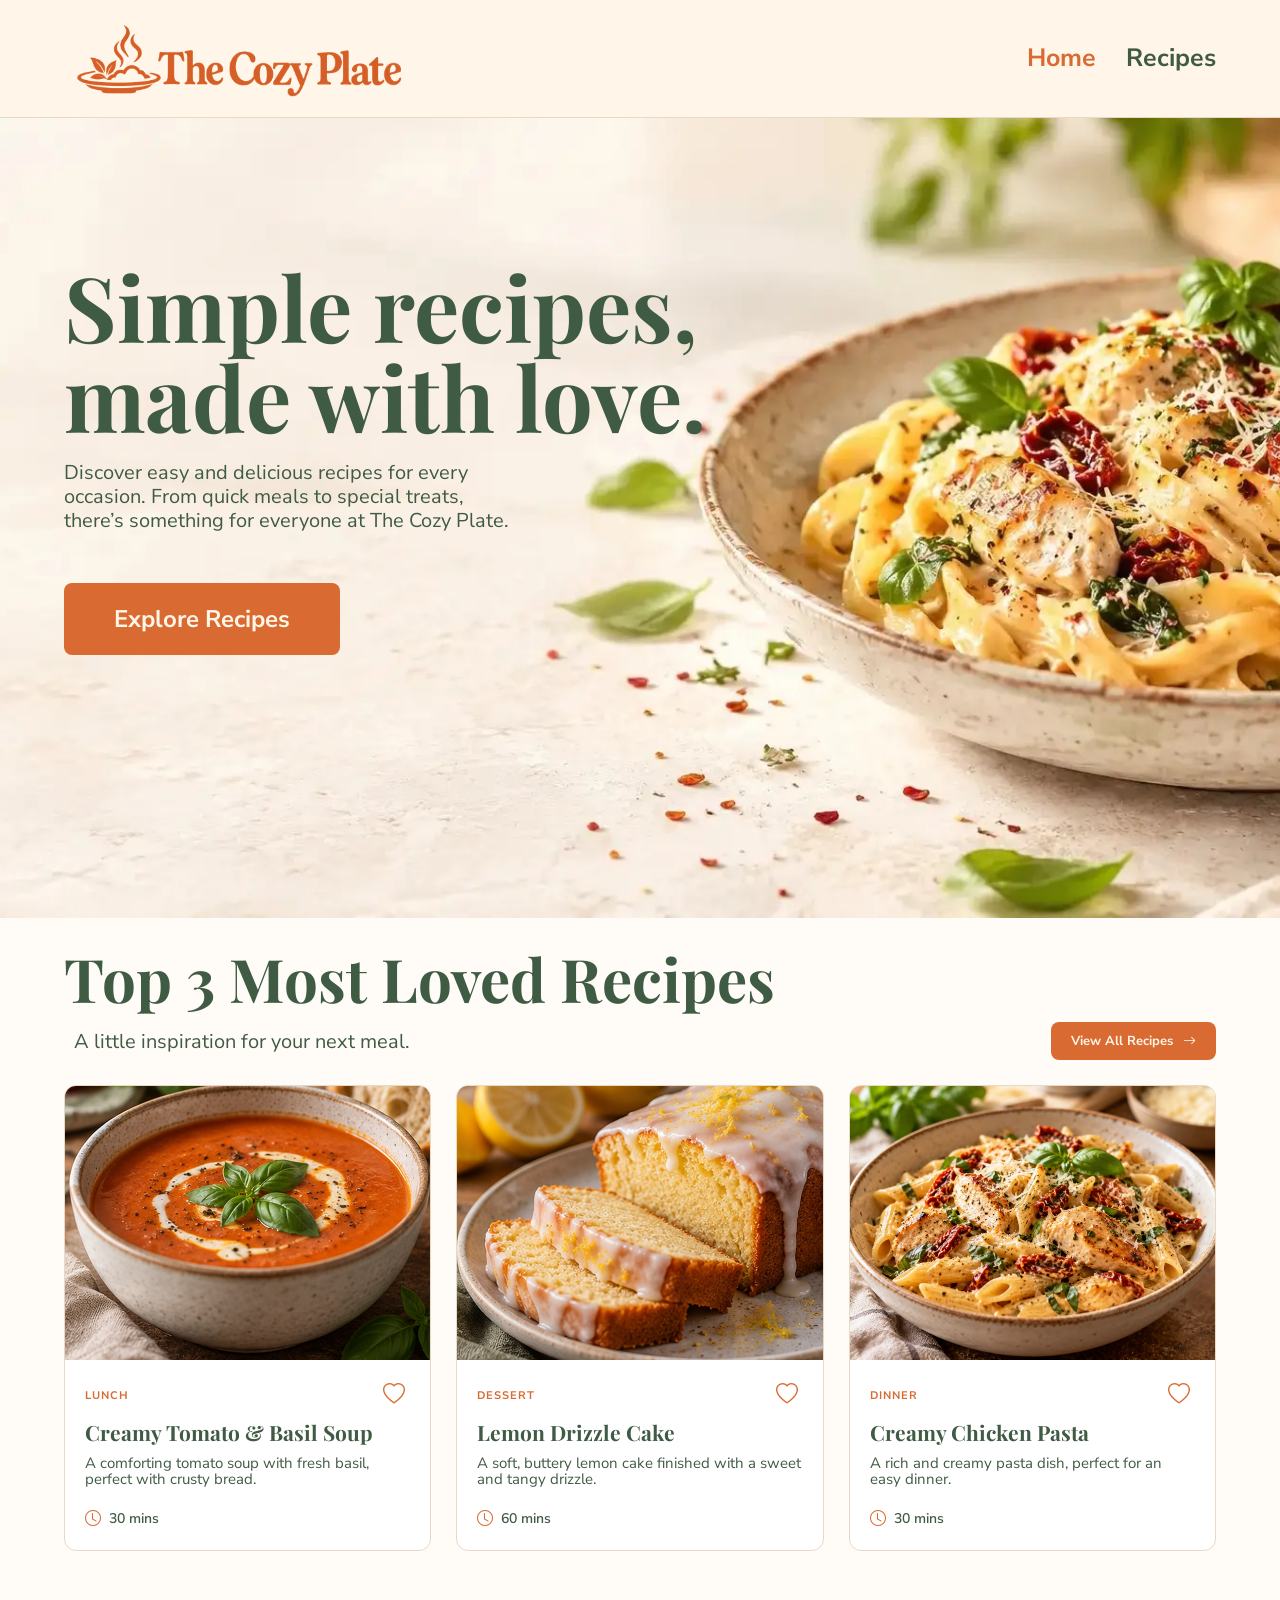
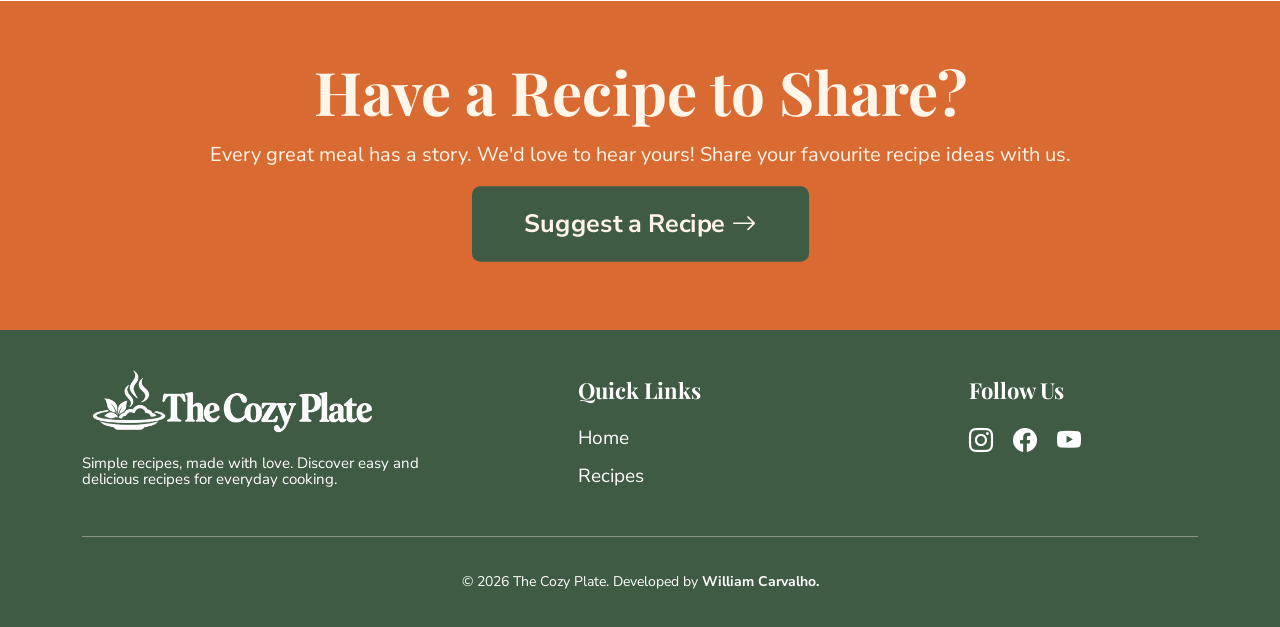
<file: index.html>
<!DOCTYPE html>
<html lang="en">

<head>
    <meta charset="UTF-8">
    <meta name="viewport" content="width=device-width, initial-scale=1.0">
    <title>The Cozy Plate</title>

    <link rel="preconnect" href="https://fonts.googleapis.com">
    <link rel="preconnect" href="https://fonts.gstatic.com" crossorigin>
    <link
        href="https://fonts.googleapis.com/css2?family=Nunito+Sans:wght@400;600;700&family=Playfair+Display:wght@400;700&display=swap"
        rel="stylesheet">
    <link rel="stylesheet" href="css/style.css">
    <link rel="stylesheet" href="https://cdn.jsdelivr.net/npm/bootstrap-icons@1.13.2/font/bootstrap-icons.min.css">
</head>

<body>
    <!-- Header -->
    <header class="site-header">
        <div class="container header-container">
            <!-- Website logo -->
            <a href="index.html" class="site-logo">
                <img src="images/the-cozy-plate-logo-orange.png" alt="The Cozy Plate">
            </a>

            <!-- Mobile menu button -->
            <button class="menu-toggle" type="button" aria-label="Toggle navigation menu" aria-expanded="false"
                aria-controls="main-navigation">
                <i class="bi bi-list" aria-hidden="true"></i>
            </button>

            <!-- Main navigation -->
            <nav class="main-navigation" id="main-navigation" aria-label="Main navigation">
                <ul>
                    <li><a href="index.html" aria-current="page">Home</a></li>
                    <li><a href="recipes.html">Recipes</a></li>
                </ul>
            </nav>
        </div>
    </header>

    <main>
        <!-- Hero Section -->
        <section class="hero">
            <div class="container">
                <div class="hero-content">
                    <h1>
                        Simple recipes, <br>made with love.
                    </h1>
                    <p class="hero-description">
                        Discover easy and delicious recipes for every occasion. From quick meals to special treats,
                        there’s something for everyone at The Cozy Plate.
                    </p>
                    <a href="recipes.html" class="hero-button">
                        Explore Recipes
                    </a>
                </div>
            </div>
        </section>

        <!-- Featured Recipes Section -->
        <section class="featured-recipes" id="featured-recipes">
            <div class="container">
                <div class="section-heading">
                    <h2>Top 3 Most Loved Recipes</h2>
                    <div class="section-heading-bottom">
                        <p class="featured-recipes-description">
                            A little inspiration for your next meal.
                        </p>
                        <a href="recipes.html" class="view-all-link">
                            View All Recipes
                            <i class="bi bi-arrow-right" aria-hidden="true"></i>
                        </a>
                    </div>
                </div>
                <div class="recipe-grid" id="featured-recipes-list">
                    
                </div>

                <!-- Mobile link button -->
                <a href="recipes.html" class="view-all-link-mobile">
                    View All Recipes
                    <i class="bi bi-arrow-right" aria-hidden="true"></i>
                </a>
            </div>
        </section>

        <!-- Suggest Recipes Section -->
        <section class="suggest-recipes">
            <div class="container">
                <div class="suggest-section-heading">
                    <h2>Have a Recipe to Share?</h2>
                    <p class="suggest-recipes-description">
                        Every great meal has a story. We'd love to hear yours! Share your favourite recipe ideas with us.
                    </p>
                    <a href="recipes.html#suggest-recipe" class="suggest-recipe-button">
                        Suggest a Recipe 
                        <i class="bi bi-arrow-right" aria-hidden="true"></i>
                    </a>
                </div>
            </div>
        </section>
    </main>

    <!-- Footer -->
    <footer class="site-footer">
        <div class="container">
            <div class="footer-content">

                <!-- Logo -->
                <div class="footer-logo">
                    <a href="index.html">
                        <img src="images/the-cozy-plate-logo-white.png" alt="The Cozy Plate logo">
                    </a>
                    <p>Simple recipes, made with love. Discover easy and delicious recipes
                        for everyday cooking.
                    </p>
                </div>

                <!-- Links -->
                <nav class="footer-navigation" aria-label="Footer navigation">
                    <h2>Quick Links</h2>
                    <ul>
                        <li><a href="index.html">Home</a></li>
                        <li><a href="recipes.html">Recipes</a></li>
                    </ul>
                </nav>

                <!-- Social Media -->
                <div class="footer-social-section">
                    <h2>Follow Us</h2>
                    <div class="footer-social">
                        <a href="https://www.instagram.com/" target="_blank" rel="noopener noreferrer"
                            aria-label="Instagram">
                            <i class="bi bi-instagram" aria-hidden="true"></i>
                        </a>
                        <a href="https://www.facebook.com/" target="_blank" rel="noopener noreferrer"
                            aria-label="Facebook">
                            <i class="bi bi-facebook" aria-hidden="true"></i>
                        </a>
                        <a href="https://www.youtube.com/" target="_blank" rel="noopener noreferrer"
                            aria-label="YouTube">
                            <i class="bi bi-youtube" aria-hidden="true"></i>
                        </a>
                    </div>
                </div>
            </div>

            <!-- Copyright -->
            <div class="footer-bottom">
                <p>
                    &copy; 2026 The Cozy Plate.
                    Developed by <a href="https://williamcarvalhodev.com" target="_blank"
                        rel="noopener noreferrer">William Carvalho.</a>
                </p>
            </div>
        </div>
    </footer>

    <script src="js/data.js"></script>
    <script src="js/script.js"></script>
</body>

</html>
</file>
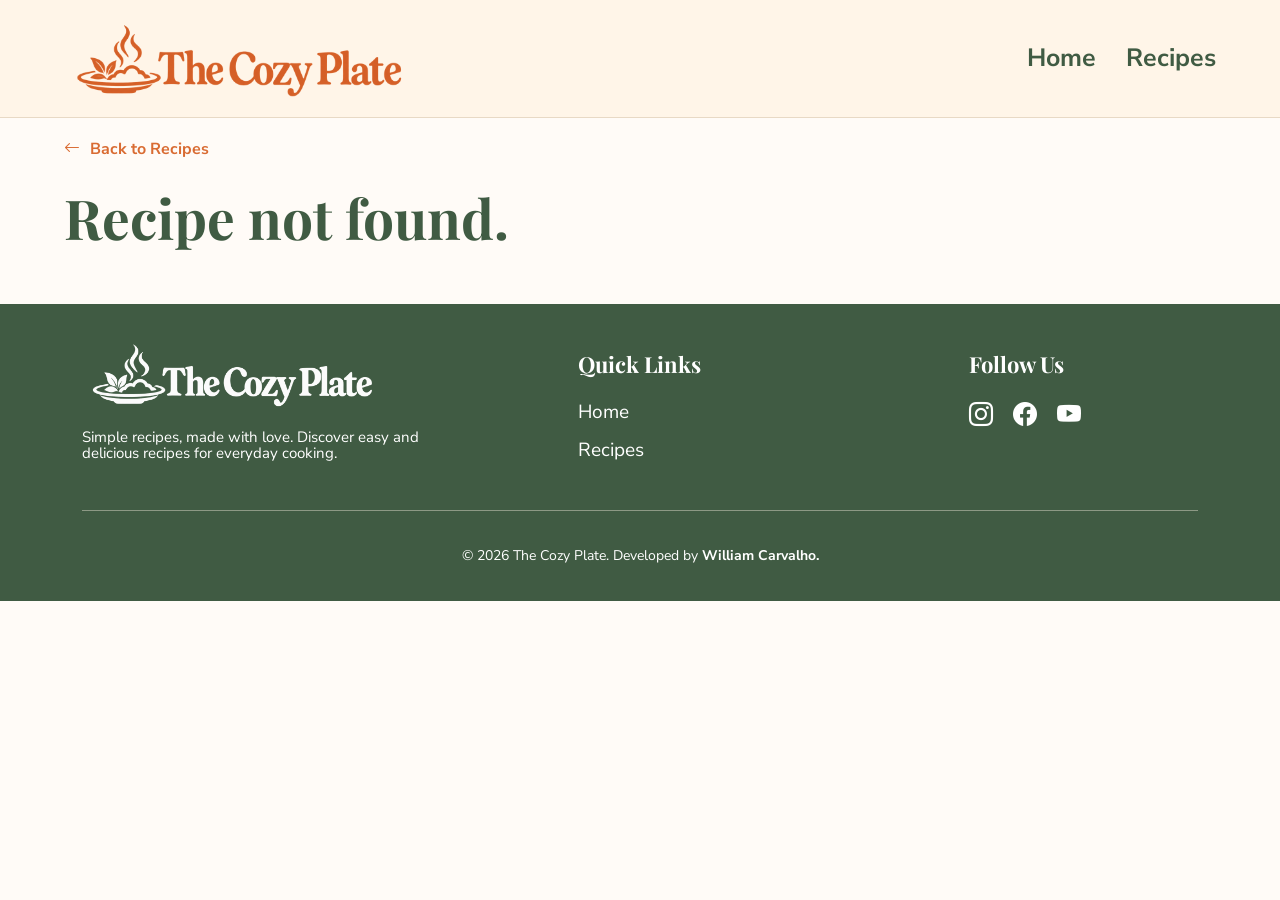
<file: recipe.html>
<!DOCTYPE html>
<html lang="en">

<head>
    <meta charset="UTF-8">
    <meta name="viewport" content="width=device-width, initial-scale=1.0">
    <title>The Cozy Plate | Recipe name</title>

    <link rel="preconnect" href="https://fonts.googleapis.com">
    <link rel="preconnect" href="https://fonts.gstatic.com" crossorigin>
    <link
        href="https://fonts.googleapis.com/css2?family=Nunito+Sans:wght@400;600;700&family=Playfair+Display:wght@400;700&display=swap"
        rel="stylesheet">
    <link rel="stylesheet" href="css/style.css">
    <link rel="stylesheet" href="https://cdn.jsdelivr.net/npm/bootstrap-icons@1.13.2/font/bootstrap-icons.min.css">
</head>

<body>
    <!-- Header -->
    <header class="site-header">
        <div class="container header-container">
            <!-- Website logo -->
            <a href="index.html" class="site-logo">
                <img src="images/the-cozy-plate-logo-orange.png" alt="The Cozy Plate">
            </a>

            <!-- Mobile menu button -->
            <button class="menu-toggle" type="button" aria-label="Toggle navigation menu" aria-expanded="false"
                aria-controls="main-navigation">
                <i class="bi bi-list" aria-hidden="true"></i>
            </button>

            <!-- Main navigation -->
            <nav class="main-navigation" id="main-navigation" aria-label="Main navigation">
                <ul>
                    <li><a href="index.html">Home</a></li>
                    <li><a href="recipes.html">Recipes</a></li>
                </ul>
            </nav>
        </div>
    </header>

    <main>
        <!-- Single Recipe Section -->
        <section class="single-recipe">
            <div class="container">
                <a href="recipes.html" class="recipe-back-link">
                    <i class="bi bi-arrow-left" aria-hidden="true"></i>
                    Back to Recipes
                </a>

                <div class="section-heading">
                    <h1 id="recipe-title"></h1>
                    <div class="recipe-meta">
                        <span>
                            <i class="bi bi-clock" aria-hidden="true"></i>
                            <span id="recipe-cooking-time"></span> mins
                        </span>

                        <span>
                            <i class="bi bi-people" aria-hidden="true"></i>
                            Serves <span id="recipe-servings"></span>
                        </span>

                        <span>
                            <i class="bi bi-fork-knife" aria-hidden="true"></i>
                            <span id="recipe-category"></span>
                        </span>
                    </div>
                </div>

                <!-- Image and Ingredients -->
                <div class="recipe-detail">
                    <div class="recipe-image">
                        <img id="recipe-detail-image" alt="" class="recipe-detail-image">
                    </div>

                    <section class="recipe-ingredients">
                        <h2>Ingredients</h2>
                        <ul id="recipe-ingredients-list"></ul>
                    </section>
                </div>

                <!-- Instructions -->
                <section class="recipe-instructions">
                    <h2>Instructions</h2>
                    <ol class="recipe-steps" id="recipe-instructions-list"></ol>
                </section>
            </div>
        </section>
    </main>

    <!-- Footer -->
    <footer class="site-footer">
        <div class="container">
            <div class="footer-content">

                <!-- Logo -->
                <div class="footer-logo">
                    <a href="index.html">
                        <img src="images/the-cozy-plate-logo-white.png" alt="The Cozy Plate logo">
                    </a>
                    <p>Simple recipes, made with love. Discover easy and delicious recipes
                        for everyday cooking.
                    </p>
                </div>

                <!-- Links -->
                <nav class="footer-navigation" aria-label="Footer navigation">
                    <h2>Quick Links</h2>
                    <ul>
                        <li><a href="index.html">Home</a></li>
                        <li><a href="recipes.html">Recipes</a></li>
                    </ul>
                </nav>

                <!-- Social Media -->
                <div class="footer-social-section">
                    <h2>Follow Us</h2>
                    <div class="footer-social">
                        <a href="https://www.instagram.com/" target="_blank" rel="noopener noreferrer"
                            aria-label="Instagram">
                            <i class="bi bi-instagram" aria-hidden="true"></i>
                        </a>
                        <a href="https://www.facebook.com/" target="_blank" rel="noopener noreferrer"
                            aria-label="Facebook">
                            <i class="bi bi-facebook" aria-hidden="true"></i>
                        </a>
                        <a href="https://www.youtube.com/" target="_blank" rel="noopener noreferrer"
                            aria-label="YouTube">
                            <i class="bi bi-youtube" aria-hidden="true"></i>
                        </a>
                    </div>
                </div>
            </div>

            <!-- Copyright -->
            <div class="footer-bottom">
                <p>
                    &copy; 2026 The Cozy Plate.
                    Developed by <a href="https://williamcarvalhodev.com" target="_blank"
                        rel="noopener noreferrer">William Carvalho.</a>
                </p>
            </div>
        </div>
    </footer>

    <script src="js/data.js"></script>
    <script src="js/script.js"></script>
</body>

</html>
</file>
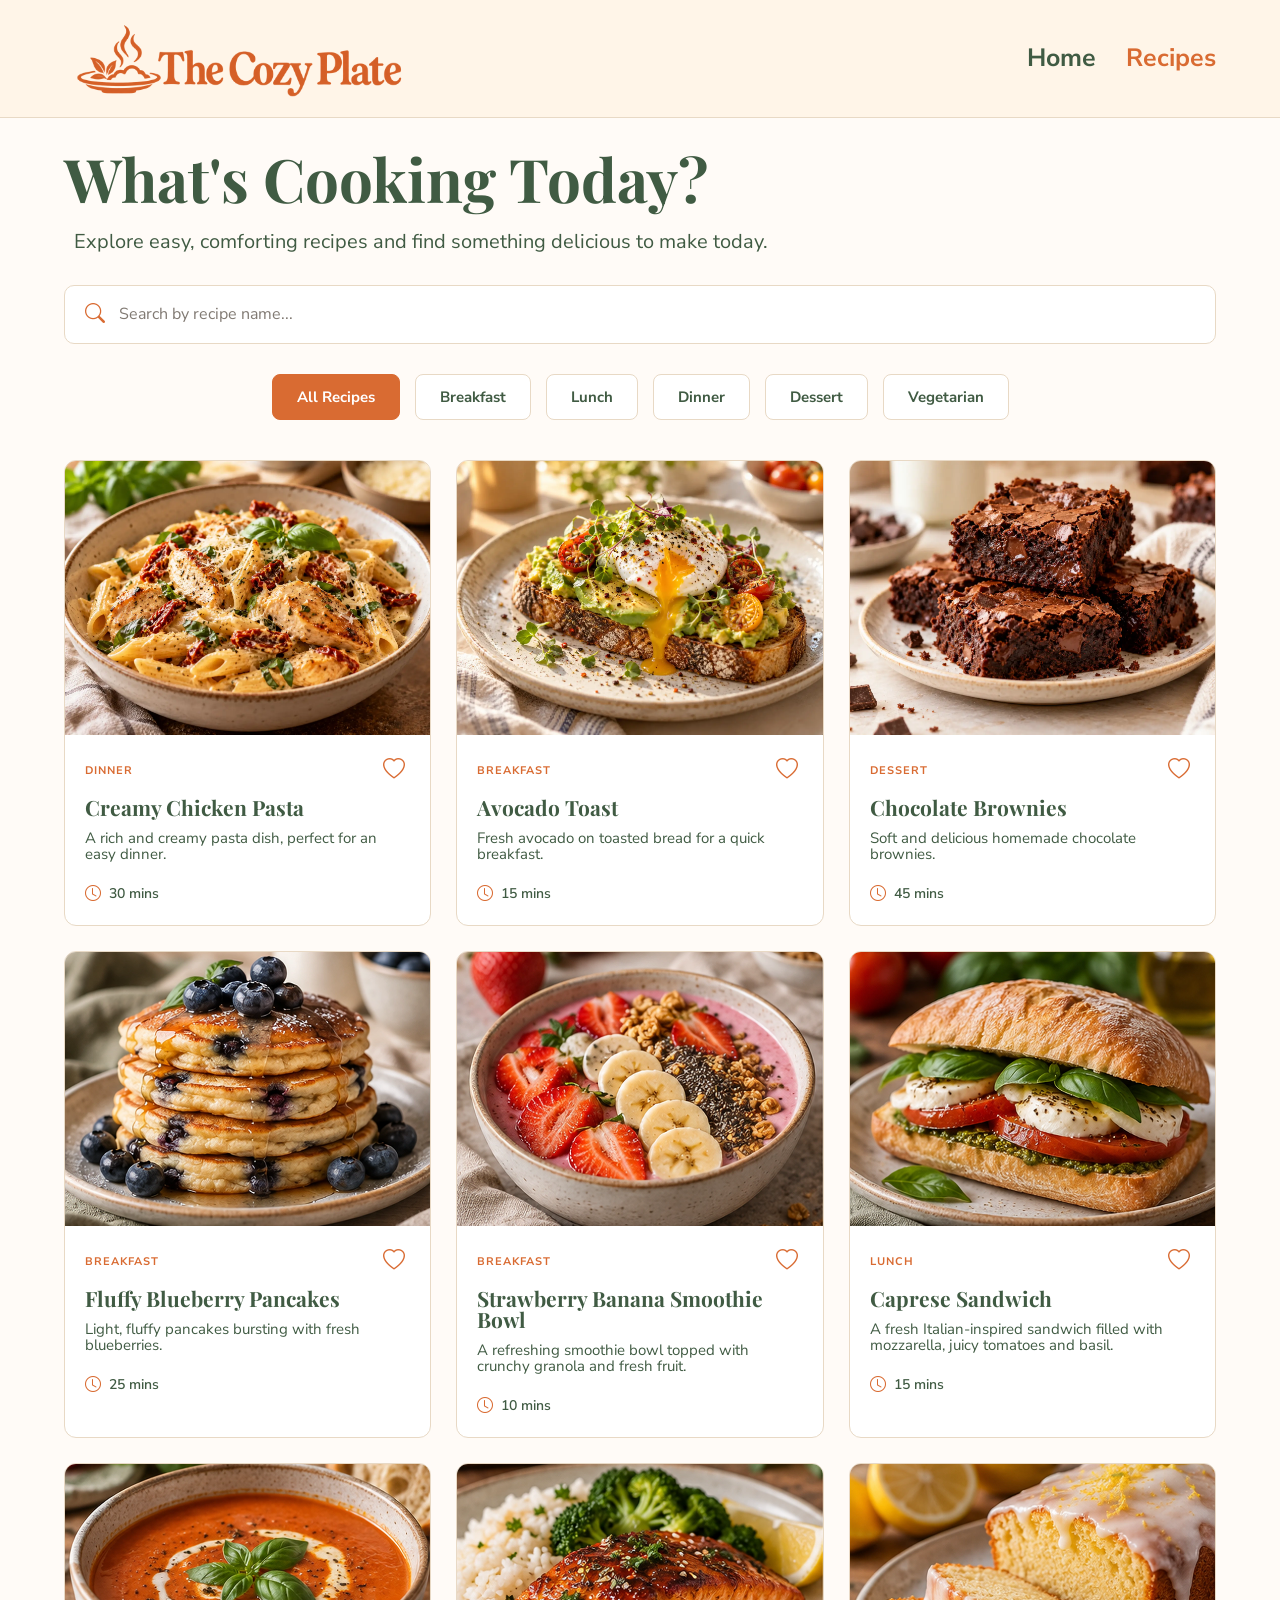
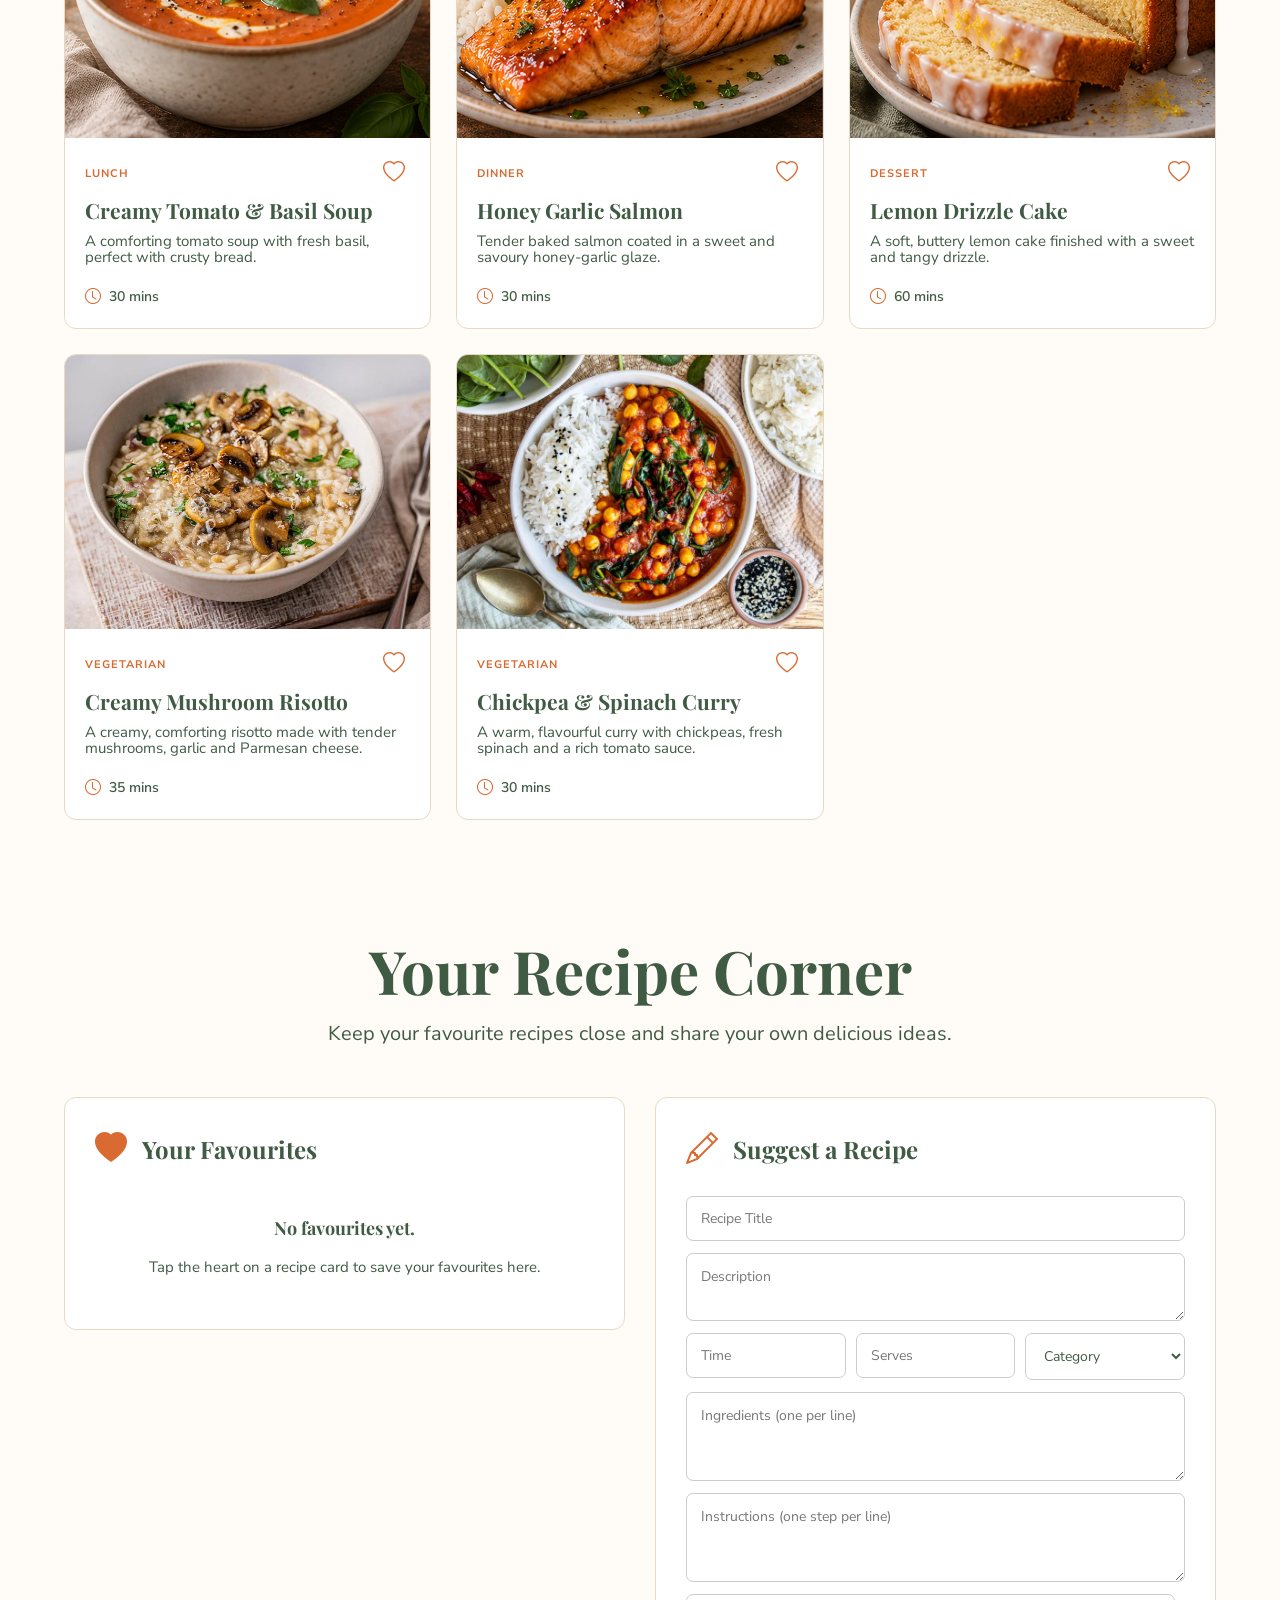
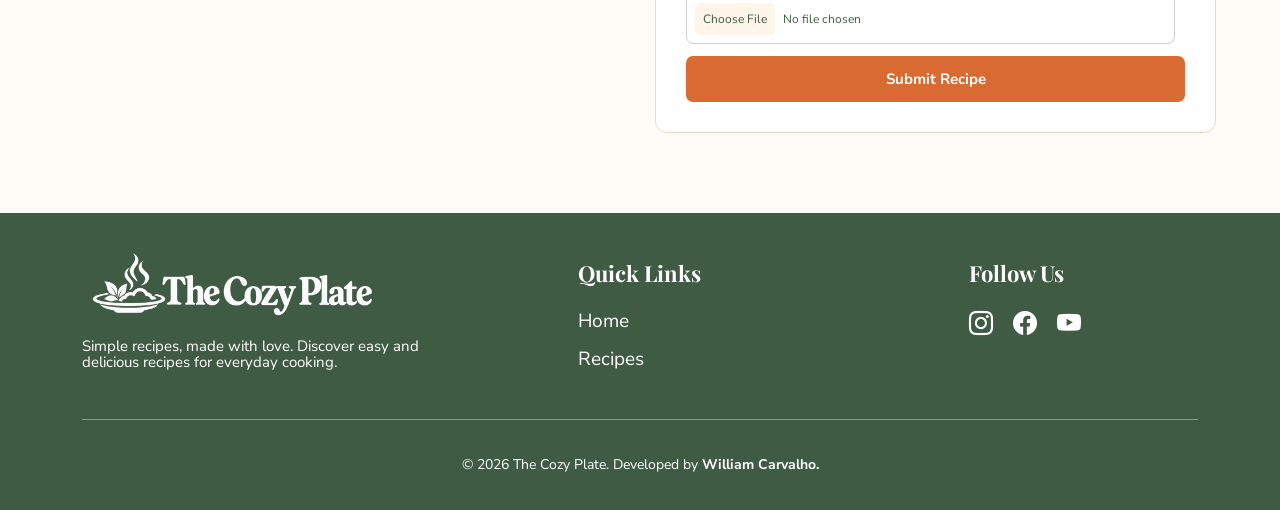
<file: recipes.html>
<!DOCTYPE html>
<html lang="en">

<head>
    <meta charset="UTF-8">
    <meta name="viewport" content="width=device-width, initial-scale=1.0">
    <title>The Cozy Plate | Recipes</title>

    <link rel="preconnect" href="https://fonts.googleapis.com">
    <link rel="preconnect" href="https://fonts.gstatic.com" crossorigin>
    <link
        href="https://fonts.googleapis.com/css2?family=Nunito+Sans:wght@400;600;700&family=Playfair+Display:wght@400;700&display=swap"
        rel="stylesheet">
    <link rel="stylesheet" href="css/style.css">
    <link rel="stylesheet" href="https://cdn.jsdelivr.net/npm/bootstrap-icons@1.13.2/font/bootstrap-icons.min.css">
</head>

<body>
    <!-- Header -->
    <header class="site-header">
        <div class="container header-container">
            <!-- Website logo -->
            <a href="index.html" class="site-logo">
                <img src="images/the-cozy-plate-logo-orange.png" alt="The Cozy Plate">
            </a>

            <!-- Mobile menu button -->
            <button class="menu-toggle" type="button" aria-label="Toggle navigation menu" aria-expanded="false"
                aria-controls="main-navigation">
                <i class="bi bi-list" aria-hidden="true"></i>
            </button>

            <!-- Main navigation -->
            <nav class="main-navigation" id="main-navigation" aria-label="Main navigation">
                <ul>
                    <li><a href="index.html">Home</a></li>
                    <li><a href="recipes.html" aria-current="page">Recipes</a></li>
                </ul>
            </nav>
        </div>
    </header>

    <main>
        <!-- All Recipes Section -->
        <section class="all-recipes" id="all-recipes">
            <div class="container">
                <div class="section-heading">
                    <h1>What's Cooking Today?</h1>
                    <div class="section-heading-bottom">
                        <p class="featured-recipes-description">
                            Explore easy, comforting recipes and find something delicious to make today.
                        </p>
                    </div>
                </div>

                <!-- Search Bar -->
                <div class="recipe-search">
                    <div class="search-input-wrapper">
                        <i class="bi bi-search" aria-hidden="true"></i>
                        <input type="search" id="recipe-search-input" aria-label="Search recipes"
                            placeholder="Search by recipe name..." autocomplete="off">
                    </div>
                </div>

                <!-- Recipe Category Filters -->
                <div class="recipe-filters" role="group" aria-label="Filter recipes by category">
                    <button type="button" class="filter-button active" data-category="all" aria-pressed="true">
                        All Recipes
                    </button>
                    <button type="button" class="filter-button" data-category="breakfast" aria-pressed="false">
                        Breakfast
                    </button>
                    <button type="button" class="filter-button" data-category="lunch" aria-pressed="false">
                        Lunch
                    </button>
                    <button type="button" class="filter-button" data-category="dinner" aria-pressed="false">
                        Dinner
                    </button>
                    <button type="button" class="filter-button" data-category="dessert" aria-pressed="false">
                        Dessert
                    </button>
                    <button type="button" class="filter-button" data-category="vegetarian" aria-pressed="false">
                        Vegetarian
                    </button>
                </div>

                <!-- Recipes list -->
                <div class="recipe-grid" id="all-recipes-list">
                </div>
            </div>
        </section>

        <!-- Favourite list and Suggest a Recipe Section -->
        <section class="favourite-recipe container" aria-label="Favourites and recipe suggestions">
            <div class="favourite-suggest-section-heading">
                <h2>Your Recipe Corner</h2>
                <p class="favourite-suggest-recipes-description">
                    Keep your favourite recipes close and share your own delicious ideas.
                </p>
            </div>

            <section class="favourite" aria-labelledby="favourites-heading">
                <div class="favourite-header">
                    <i class="bi bi-heart-fill" aria-hidden="true"></i>
                    <h2 id="favourites-heading">Your Favourites</h2>
                </div>
                <div class="favourite-list" id="favourites-list">
                    <h3>No favourites yet.</h3>
                    <p>
                        Tap the heart on a recipe card
                        to save your favourites here.
                    </p>
                </div>
            </section>

            <section class="suggest-recipe" id="suggest-recipe" aria-labelledby="suggest-heading">
                <div class="suggest-recipe-header">
                    <i class="bi bi-pencil" aria-hidden="true"></i>
                    <h2 id="suggest-heading">Suggest a Recipe</h2>
                </div>
                <form class="suggest-recipe-form" id="recipe-form" novalidate>
                    <label class="visually-hidden" for="recipe-name">
                        Recipe Title
                    </label>
                    <input type="text" id="recipe-name" name="recipeName" placeholder="Recipe Title" required>
                    <label class="visually-hidden" for="recipe-description">
                        Description
                    </label>
                    <textarea id="recipe-description" name="description" rows="2" placeholder="Description"
                        required></textarea>
                    <div class="suggest-recipe-details">
                        <div>
                            <label class="visually-hidden" for="recipe-cooking-time">
                                Cooking Time in Minutes
                            </label>
                            <input type="number" id="recipe-cooking-time" name="cookingTime" min="1" placeholder="Time"
                                required>
                        </div>
                        <div>
                            <label class="visually-hidden" for="recipe-servings">
                                Number of Servings
                            </label>
                            <input type="number" id="recipe-servings" name="servings" min="1" placeholder="Serves"
                                required>
                        </div>
                        <div class="category-field">
                            <label class="visually-hidden" for="recipe-category">
                                Recipe Category
                            </label>
                            <select id="recipe-category" name="category" required>
                                <option value="">Category</option>
                                <option value="breakfast">Breakfast</option>
                                <option value="lunch">Lunch</option>
                                <option value="dinner">Dinner</option>
                                <option value="dessert">Dessert</option>
                                <option value="vegetarian">Vegetarian</option>
                            </select>
                        </div>
                    </div>
                    <label class="visually-hidden" for="recipe-ingredients">
                        Ingredients
                    </label>
                    <textarea id="recipe-ingredients" name="ingredients" rows="3"
                        placeholder="Ingredients (one per line)" required></textarea>
                    <label class="visually-hidden" for="recipe-instructions">
                        Instructions
                    </label>
                    <textarea id="recipe-instructions" name="instructions" rows="3"
                        placeholder="Instructions (one step per line)" required></textarea>
                    <div class="photo-upload">
                        <label class="visually-hidden" for="recipe-photo">
                            Recipe Photo
                        </label>
                        <input type="file" id="recipe-photo" name="recipePhoto" accept="image/*">
                        <p id="form-message" class="form-message" role="status" aria-live="polite"></p>
                    </div>
                    <button type="submit" class="recipe-submit-button">
                        Submit Recipe
                    </button>
                </form>
            </section>
        </section>
    </main>

    <!-- Footer -->
    <footer class="site-footer">
        <div class="container">
            <div class="footer-content">

                <!-- Logo -->
                <div class="footer-logo">
                    <a href="index.html">
                        <img src="images/the-cozy-plate-logo-white.png" alt="The Cozy Plate logo">
                    </a>
                    <p>Simple recipes, made with love. Discover easy and delicious recipes
                        for everyday cooking.
                    </p>
                </div>

                <!-- Links -->
                <nav class="footer-navigation" aria-label="Footer navigation">
                    <h2>Quick Links</h2>
                    <ul>
                        <li><a href="index.html">Home</a></li>
                        <li><a href="recipes.html">Recipes</a></li>
                    </ul>
                </nav>

                <!-- Social Media -->
                <div class="footer-social-section">
                    <h2>Follow Us</h2>
                    <div class="footer-social">
                        <a href="https://www.instagram.com/" target="_blank" rel="noopener noreferrer"
                            aria-label="Instagram">
                            <i class="bi bi-instagram" aria-hidden="true"></i>
                        </a>
                        <a href="https://www.facebook.com/" target="_blank" rel="noopener noreferrer"
                            aria-label="Facebook">
                            <i class="bi bi-facebook" aria-hidden="true"></i>
                        </a>
                        <a href="https://www.youtube.com/" target="_blank" rel="noopener noreferrer"
                            aria-label="YouTube">
                            <i class="bi bi-youtube" aria-hidden="true"></i>
                        </a>
                    </div>
                </div>
            </div>

            <!-- Copyright -->
            <div class="footer-bottom">
                <p>
                    &copy; 2026 The Cozy Plate.
                    Developed by <a href="https://williamcarvalhodev.com" target="_blank"
                        rel="noopener noreferrer">William Carvalho.</a>
                </p>
            </div>
        </div>
    </footer>

    <script src="js/data.js"></script>
    <script src="js/script.js"></script>
</body>

</html>
</file>
<file: css/style.css>
:root {
    --cream: #FFF5E8;
    --light-cream: #FFFBF7;
    --terracotta: #D96B32;
    --terracotta-hover: #e07a47;
    --green: #405B43;
    --white: #FFFFFF;
    --border: #FFF5E866;
}

* {
    box-sizing: border-box;
}

body {
    margin: 0;
    font-family: 'Nunito Sans', sans-serif;
    background-color: var(--light-cream);
    color: var(--green);
}

h1,
h2,
h3 {
    font-family: 'Playfair Display', serif;
}

button,
input,
select,
textarea {
    font-family: inherit;
}

.container {
    width: 90%;
    max-width: 1200px;
    margin: 0 auto;
}

/* Header */
.site-header {
    background-color: var(--cream);
    border-bottom: 1px solid #E8D9C5;
}

.header-container {
    display: flex;
    align-items: center;
    justify-content: space-between;
    min-height: 85px;
}

.site-logo {
    display: inline-flex;
    align-items: center;
}

.site-logo img {
    display: block;
    width: 350px;
    max-width: 100%;
    height: auto;
}

/* Header Navigation */
.main-navigation ul {
    display: flex;
    align-items: center;
    gap: 30px;
    list-style: none;
    margin: 0;
    padding: 0;
}

.main-navigation a {
    display: block;
    color: var(--green);
    text-decoration: none;
    font-size: 25px;
    font-weight: bold;
    padding: 10px 0;
    transition: color 0.2s ease;
}

.main-navigation a:hover,
.main-navigation a[aria-current="page"] {
    color: var(--terracotta);
}

.main-navigation a:focus-visible,
.site-logo:focus-visible,
.menu-toggle:focus-visible {
    outline: 2px solid var(--terracotta);
    outline-offset: 4px;
}

.menu-toggle {
    display: none;
}

/* Hero section*/
.hero {
    background-image: url("../images/creamy-tuscan-chicken-pasta-banner.webp");
    background-size: cover;
    background-position: center;
    background-repeat: no-repeat;
    min-height: 800px;
    display: flex;
    align-items: center;
}

.hero .container {
    padding-bottom: 120px;
}

.hero-content h1 {
    color: var(--green);
    font-size: 90px;
    line-height: 1;
    margin: 0 0 20px;
}

.hero-description {
    color: var(--green);
    font-size: 20px;
    font-weight: 400;
    line-height: 1.2;
    max-width: 450px;
    margin-bottom: 50px;
}

.hero-button {
    background-color: var(--terracotta);
    font-size: 24px;
    font-weight: bold;
    color: var(--cream);
    text-decoration: none;
    padding: 20px 50px;
    border-radius: 8px;
    transition: background-color 0.3s ease, color 0.3s ease, transform 0.3s ease;
    display: inline-block;
}

.hero-button:hover {
    transform: scale(1.05);
    background-color: var(--terracotta-hover);
}

/* Feature Recipes Section */
.featured-recipes .container,
.all-recipes .container,
.single-recipe .container {
    padding: 20px 0 50px;
}

.section-heading h1,
.section-heading h2 {
    font-size: 60px;
    margin: 0;
}

.section-heading-bottom {
    display: flex;
    justify-content: space-between;
    align-items: center;
    gap: 20px;
    padding-bottom: 20px;
}

.featured-recipes-description {
    color: var(--green);
    font-size: 20px;
    font-weight: 400;
    text-align: start;
    margin: 10px;
}

.view-all-link,
.view-all-link-mobile {
    background-color: var(--terracotta);
    font-size: 13px;
    font-weight: bold;
    color: var(--cream);
    text-decoration: none;
    padding: 10px 20px;
    border-radius: 8px;
    display: inline-flex;
    align-items: center;
    gap: 10px;
    white-space: nowrap;
    transition: transform 0.3s ease,
            background-color 0.3s ease;
}

.view-all-link:hover,
.view-all-link-mobile:hover {
    transform: scale(1.05);
    background-color: var(--terracotta-hover);
}

.view-all-link-mobile {
    display: none;
}

/* Recipe Grid */
.recipe-grid {
    display: grid;
    grid-template-columns: repeat(3, minmax(0, 1fr));
    gap: 25px;
}

.recipe-card {
    background-color: var(--white);
    border: 1px solid #E8D9C5;
    border-radius: 12px;
    overflow: hidden;
    transition: transform 0.2s ease,
        box-shadow 0.2s ease;
}

.recipe-card-link {
    display: block;
}

.recipe-card-image {
    display: block;
    width: 100%;
    aspect-ratio: 4 / 3;
    object-fit: cover;
}

.recipe-card-body {
    padding: 20px;
}

.recipe-category {
    color: var(--terracotta);
    font-size: 11px;
    font-weight: bold;
    text-transform: uppercase;
    letter-spacing: 1px;
    margin-bottom: 12px;
}

.recipe-card h3 {
    color: var(--green);
    font-size: 21px;
    font-weight: bold;
    line-height: 1;
    margin: 0 0 12px;
}

.recipe-description {
    color: var(--green);
    font-size: 15px;
    line-height: 1.1;
    margin: 0 0 20px;
}

.recipe-time {
    display: flex;
    align-items: center;
    gap: 8px;
    color: var(--green);
    font-size: 14px;
    font-weight: 600;
    margin: auto 0 0;
}

.recipe-time i {
    color: var(--terracotta);
    font-size: 16px;
}

.recipe-card:hover {
    transform: translateY(-5px);
    box-shadow: 0 8px 20px rgba(0, 0, 0, 0.08);
}

.recipe-card-top {
    display: flex;
    justify-content: space-between;
    align-items: center;
    margin-bottom: 10px;
}

.recipe-card-top .recipe-category {
    margin-bottom: 0;
}

.favourite-button {
    display: flex;
    align-items: center;
    justify-content: center;
    width: 32px;
    height: 32px;
    padding: 0;
    background: none;
    border: none;
    color: var(--terracotta);
    font-size: 22px;
    cursor: pointer;
}

.favourite-button:hover {
    transform: scale(1.1);
}

.recipe-title-link {
    color: inherit;
    text-decoration: none;
}

/* Suggest Recipe Section */
.suggest-recipes {
    background-color: var(--terracotta);
    padding: 50px 0px 70px;
}

.suggest-section-heading h2 {
    font-size: 60px;
    color: var(--cream);
    text-align: center;
    margin: 0
}

.suggest-recipes-description {
    color: var(--cream);
    font-size: 20px;
    font-weight: 400;
    text-align: center;
    margin: 10px;
}

.suggest-recipe-button {
    display: flex;
    background-color: var(--green);
    font-size: 24px;
    font-weight: bold;
    color: var(--cream);
    text-decoration: none;
    padding: 20px 50px;
    border-radius: 8px;
    width: fit-content;
    margin: 20px auto 0;
    transition: transform 0.3s ease;
    transform: scale(1.05);
}

/* Search bar recipes page */
.recipe-search {
    width: 100%;
    margin-bottom: 30px;
}

.search-input-wrapper {
    display: flex;
    align-items: center;
    gap: 12px;
    background-color: var(--white);
    border: 1px solid #E8D9C5;
    border-radius: 10px;
    padding: 15px 20px;
    transition: border-color 0.2s ease, box-shadow 0.2s ease;
}

.search-input-wrapper i {
    color: var(--terracotta);
    font-size: 20px;
}

.search-input-wrapper input {
    flex: 1;
    min-width: 0;
    width: 100%;
    border: none;
    outline: none;
    background: transparent;
    color: var(--green);
    font-size: 16px;
}

.search-input-wrapper input::placeholder {
    color: #817A73;
}

.search-input-wrapper:focus-within {
    border-color: var(--terracotta);
    box-shadow: 0 0 0 3px rgba(217, 107, 50, 0.15);
}

/* Recipe filters */
.recipe-filters {
    display: flex;
    justify-content: center;
    align-items: center;
    flex-wrap: wrap;
    gap: 15px;
    margin-bottom: 40px;
}

.filter-button {
    background-color: var(--white);
    color: var(--green);
    border: 1px solid #E8D9C5;
    border-radius: 8px;
    padding: 12px 24px;
    font-size: 15px;
    font-weight: bold;
    cursor: pointer;
    transition: background-color 0.3s ease, color 0.3s ease, transform 0.3s ease;
}

.filter-button:hover {
    background-color: var(--terracotta);
    color: var(--white);
    transform: scale(1.05);
}

.filter-button.active {
    background-color: var(--terracotta);
    color: var(--white);
    border-color: var(--terracotta);
}

.filter-button:focus-visible {
    outline: 3px solid var(--green);
    outline-offset: 3px;
}

/* Recipe single page */
.single-recipe .recipe-back-link {
    display: inline-flex;
    align-items: center;
    gap: 10px;
    color: var(--terracotta);
    font-size: 16px;
    font-weight: bold;
    text-decoration: none;
    margin-bottom: 20px;
    transition: color 0.3s ease;
}

.single-recipe .recipe-meta {
    display: flex;
    font-size: 20px;
    align-items: center;
    padding: 10px 0px 20px 20px;
    flex-wrap: wrap;
    gap: 30px;
}

.single-recipe .recipe-meta i {
    font-size: 25px;
}

.single-recipe h1 {
    font-size: 55px;
}

.single-recipe .recipe-detail {
    display: grid;
    grid-template-columns: 7fr 3fr;
    align-items: start;
    gap: 40px;
}

.single-recipe .recipe-detail-image {
    display: block;
    width: 100%;
    height: auto;
    aspect-ratio: 4 / 3;
    object-fit: cover;
    border-radius: 12px;
}

.single-recipe .recipe-detail.no-image {
    grid-template-columns: 1fr;
}

.single-recipe .recipe-ingredients h2,
.recipe-instructions h2 {
    color: var(--green);
    font-size: 40px;
    margin: 0 0 20px;
}

.single-recipe .recipe-ingredients li {
    color: var(--green);
    font-size: 18px;
    line-height: 1.1;
    margin-bottom: 10px;
}

.single-recipe .recipe-ingredients li::marker {
    color: var(--green);
}

.single-recipe .recipe-instructions {
    margin-top: 60px;
}

.single-recipe .recipe-steps {
    list-style: none;
    counter-reset: recipe-step;
    padding: 0;
    margin: 0;
}

.single-recipe .recipe-steps li {
    display: flex;
    align-items: center;
    gap: 20px;
    counter-increment: recipe-step;
    color: var(--green);
    font-size: 17px;
    line-height: 1.7;
    padding-bottom: 20px;
    margin-bottom: 20px;
    border-bottom: 1px solid #E8D9C5;
}

.single-recipe .recipe-steps li::before {
    content: counter(recipe-step);
    display: flex;
    align-items: center;
    justify-content: center;
    flex-shrink: 0;
    width: 44px;
    height: 44px;
    background-color: #EED5AF;
    color: var(--green);
    border-radius: 50%;
    font-size: 20px;
    font-weight: bold;
}

/* Favourite and Suggest Section */
.favourite-suggest-section-heading {
    grid-column: 1 / -1;
    width: 100%;
    text-align: center;
    margin-bottom: 10px;
}

.favourite-suggest-section-heading h2 {
    font-size: 60px;
    color: var(--green);
    text-align: center;
    margin: 0
}

.favourite-suggest-recipes-description {
    color: var(--green);
    font-size: 20px;
    font-weight: 400;
    text-align: center;
    margin: 10px;
}

.favourite-recipe {
    display: grid;
    grid-template-columns: repeat(2, minmax(0, 1fr));
    gap: 30px;
    align-items: start;

    margin: 60px auto 80px;
}

.favourite,
.suggest-recipe {
    background-color: var(--white);
    border: 1px solid #E8D9C5;
    border-radius: 12px;
    padding: 30px;
    min-width: 0;
}

.favourite-header,
.suggest-recipe-header {
    display: flex;
    align-items: center;
    gap: 15px;
    margin-bottom: 25px;
}

.favourite-header i,
.suggest-recipe-header i {
    color: var(--terracotta);
    font-size: 32px;
}

.favourite-header h2,
.suggest-recipe-header h2 {
    color: var(--green);
    font-size: 24px;
    margin: 0;
}

.favourite-list {
    text-align: center;
    padding: 20px 0;
}

.favourite-list h3 {
    color: var(--green);
    font-size: 18px;
    margin: 0 0 15px;
}

.favourite-list p {
    color: var(--green);
    font-size: 15px;
    line-height: 1.6;
    margin: 0;
}

.favourite-item {
    display: flex;
    justify-content: space-between;
    align-items: center;
    gap: 15px;
    padding: 12px 0;
    text-align: left;
}

.favourite-item+.favourite-item {
    border-top: 1px solid #E8D9C5;
}

.favourite-link {
    display: flex;
    align-items: center;
    gap: 12px;
    min-width: 0;
    color: var(--green);
    text-decoration: none;
    font-weight: bold;
}

.favourite-link:hover {
    color: var(--terracotta);
}

.favourite-image {
    width: 55px;
    height: 55px;
    flex-shrink: 0;
    object-fit: cover;
    border-radius: 8px;
}

.favourite-link span {
    overflow-wrap: anywhere;
}

.suggest-recipe {
    scroll-margin-top: 30px;
}

.suggest-recipe-form {
    display: flex;
    flex-direction: column;
    gap: 12px;
}

.visually-hidden {
    position: absolute;
    width: 1px;
    height: 1px;
    padding: 0;
    margin: -1px;
    overflow: hidden;
    clip: rect(0, 0, 0, 0);
    white-space: nowrap;
    border: 0;
}

.suggest-recipe-form input,
.suggest-recipe-form select,
.suggest-recipe-form textarea {
    display: block;
    width: 100%;
    min-width: 0;
    padding: 12px 14px;
    color: var(--green);
    background-color: var(--white);
    border: 1px solid #CCCCCC;
    border-radius: 7px;
    font-size: 14px;
}

.suggest-recipe-form textarea {
    resize: vertical;
    line-height: 1.5;
}

.suggest-recipe-form input::placeholder,
.suggest-recipe-form textarea::placeholder {
    color: #777777;
}

.suggest-recipe-form input:focus,
.suggest-recipe-form select:focus,
.suggest-recipe-form textarea:focus {
    outline: 2px solid var(--terracotta);
    outline-offset: 2px;
}

.suggest-recipe-details {
    display: grid;
    grid-template-columns: repeat(3, minmax(0, 1fr));
    gap: 10px;
}

.suggest-recipe-details>div {
    min-width: 0;
}

.photo-upload {
    display: grid;
    grid-template-columns: minmax(0, 1fr) auto;
    gap: 10px;
    align-items: stretch;
}

.suggest-recipe-form input[type="file"] {
    padding: 8px;
    font-size: 12px;
}

.suggest-recipe-form input[type="file"]::file-selector-button {
    background-color: var(--cream);
    color: var(--green);
    border: none;
    border-radius: 5px;
    padding: 8px;
    margin-right: 8px;
    font-family: inherit;
    cursor: pointer;
}

.recipe-submit-button {
    display: block;
    width: 100%;
    padding: 13px 20px;
    background-color: var(--terracotta);
    color: var(--white);
    border: none;
    border-radius: 7px;
    font-size: 15px;
    font-weight: bold;
}

.recipe-submit-button:disabled {
    opacity: 0.7;
    cursor: not-allowed;
}

.suggest-recipe-form .input-error {
    border-color: #B42318;
}

.form-message {
    font-size: 14px;
    text-align: center;
    margin: 5px 0 0;
}

.form-message.error {
    color: #B42318;
}

.form-message.success {
    color: var(--green);
}

/* Footer */
.site-footer {
    background-color: var(--green);
    color: var(--white);
    padding: 20px;
}

.footer-content {
    display: grid;
    grid-template-columns: repeat(3, 1fr);
    gap: 40px;
    justify-items: center;
    align-items: start;
    padding-bottom: 35px;
}

.footer-logo {
    max-width: 350px;
    display: inline-block;
}

.footer-logo img {
    display: block;
    width: 300px;
    max-width: 100%;
    height: auto;
}

.footer-logo p {
    font-size: 15px;
    line-height: 1.1;
    margin: 5px 0;
    text-align: left;
}

.footer-navigation h2,
.footer-social-section h2 {
    font-size: 22px;
    margin: 25px 0 20px;
}

.footer-navigation ul {
    list-style: none;
    padding: 0;
    margin: 0;
}

.footer-navigation li {
    margin-bottom: 12px;
}

.footer-navigation a {
    color: var(--white);
    text-decoration: none;
    font-size: 19px;
}

.footer-navigation a:hover {
    text-decoration: underline;
    color: var(--cream);
}

.footer-social {
    display: flex;
    align-items: center;
    gap: 20px;
}

.footer-social a {
    color: var(--white);
    font-size: 24px;
    text-decoration: none;
    transition: color 0.2s ease;
}

.footer-social a:hover {
    color: var(--cream);
}

/* Copyright */
.footer-bottom {
    border-top: 1px solid var(--border);
    padding-top: 20px;
    text-align: center;
}

.footer-bottom p {
    font-size: 14px;
    color: var(--white);
    line-height: 1.6;
}

.footer-bottom a {
    color: var(--white);
    font-weight: bold;
    text-decoration: none;
}


/* Tablet Screen */
@media (max-width: 1024px) {

    /*Hero section */
    .hero {
        min-height: 680px;
    }


    .hero-content h1 {
        font-size: 70px;
    }

    .hero-description {
        font-size: 18px;
        max-width: 400px;
    }

    .hero-button {
        font-size: 18px;
        padding: 17px 45px;
    }

    /* Suggest recipe section */
    .suggest-recipe-button {
        font-size: 18px;
        padding: 17px 45px;
    }

    /* Recipe single page */
    .single-recipe .recipe-back-link {
        font-size: 14px;
    }

    .single-recipe .recipe-meta {
        font-size: 17px;
        gap: 20px;
    }

    .single-recipe .recipe-meta i {
        font-size: 21px;
    }

    .single-recipe h1 {
        font-size: 50px;
    }

    .single-recipe .recipe-ingredients h2,
    .recipe-instructions h2 {
        font-size: 27px;
    }

    .single-recipe .recipe-ingredients li {
        font-size: 15px;
    }

    .single-recipe .recipe-steps li {
        line-height: 1.2;
    }

    /* Favourite and Suggest Section*/
    .favourite-recipe {
        gap: 20px;
    }

    .favourite,
    .suggest-recipe {
        padding: 20px;
    }

    .favourite-button {
        font-size: 18px;
    }

    .suggest-recipe-details {
        grid-template-columns: repeat(2, minmax(0, 1fr));
    }

    .category-field {
        grid-column: 1 / -1;
    }

    .photo-upload {
        grid-template-columns: 1fr;
    }
}

/* Mobile Screen */
@media (max-width: 768px) {

    /* Header */
    .header-container {
        position: relative;
        min-height: 100px;
    }

    .site-logo img {
        width: 260px;
    }

    .menu-toggle {
        display: flex;
        align-items: center;
        justify-content: center;
        background: none;
        border: none;
        color: var(--green);
        font-size: 35px;
        padding-top: 8px;
        cursor: pointer;
    }

    .main-navigation {
        display: none;
        position: absolute;
        top: 100%;
        left: 50%;
        transform: translateX(-50%);
        width: 100vw;
        background-color: var(--cream);
        border-bottom: 1px solid var(--border);
        padding: 20px;
        z-index: 1000;
    }

    .main-navigation.active {
        display: block;
    }

    .main-navigation ul {
        flex-direction: column;
        align-items: stretch;
        gap: 0;
    }

    .main-navigation a {
        font-size: 20px;
        padding: 12px;
    }

    /* Hero section */
    .hero {
        background-image: url("../images/creamy-tuscan-chicken-pasta-banner-mobile.webp");
        min-height: 600px;
    }

    .hero .container {
        padding-bottom: 150px;
    }

    .hero-content h1 {
        font-size: 60px;
    }

    .hero-description {
        font-size: 16px;
    }

    .hero-button {
        font-size: 17px;
        padding: 15px 35px;
    }


    /* Feature Recipes Section */
    .section-heading h1,
    .section-heading h2 {
        font-size: 45px;
    }

    .featured-recipes-description {
        font-size: 16px;
    }

    .view-all-link,
    .view-all-link-mobile {
        font-size: 12px;
        padding: 10px 15px;
        border-radius: 6px;
    }

    /* Featured recipes */
    .recipe-grid {
        grid-template-columns: repeat(2, minmax(0, 1fr));
        gap: 20px;
    }

    .recipe-card h3 {
        font-size: 25px;
    }

    /* Suggest recipe section */
    .suggest-section-heading h2,
    .favourite-suggest-section-heading h2 {
        font-size: 45px;
    }

    .suggest-recipes-description,
    .favourite-suggest-recipes-description {
        font-size: 16px;
    }

    .suggest-recipe-button {
        font-size: 17px;
        padding: 15px 35px;
    }

    /* Search bar recipes page */
    .search-input-wrapper {
        padding: 12px 15px;
    }

    .search-input-wrapper input {
        font-size: 14px;
    }

    .search-input-wrapper i {
        font-size: 18px;
    }

    /* Recipe filters */
    .recipe-filters {
        gap: 5px;
        margin-bottom: 30px;
    }

    .filter-button {
        font-size: 14px;
        padding: 7px 8px;
    }

    /* Recipe single page */
    .single-recipe .recipe-back-link {
        font-size: 13px;
    }

    .single-recipe .recipe-meta {
        padding: 5px 0px 20px 5px;
        font-size: 15px;
        gap: 15px;
    }

    .single-recipe .recipe-meta i {
        font-size: 18px;
    }

    .single-recipe h1 {
        font-size: 42px;
    }

    .single-recipe .recipe-detail {
        grid-template-columns: 1fr;
    }

    .single-recipe .recipe-ingredients h2,
    .recipe-instructions h2 {
        font-size: 33px;
    }

    .single-recipe .recipe-ingredients li {
        font-size: 17px;
    }

    .single-recipe .recipe-steps li {
        font-size: 15px;
    }

    .single-recipe .recipe-instructions {
        border-top: 1px solid #E8D9C5;
        padding-top: 30px;
        margin-top: 40px;
    }

    .single-recipe .recipe-steps li::before {
        width: 38px;
        height: 38px;
        font-size: 17px;
    }

    .favourite-recipe {
        grid-template-columns: 1fr;
        gap: 30px;
        margin: 40px auto 60px;
    }

    .favourite,
    .suggest-recipe {
        padding: 25px;
    }

    .favourite-header h2,
    .suggest-recipe-header h2 {
        font-size: 22px;
    }

    .favourite-header i,
    .suggest-recipe-header i {
        font-size: 30px;
    }

    /* Footer*/
    .footer-content {
        grid-template-columns: repeat(2, minmax(0, 1fr));
        column-gap: 4%;
        row-gap: 10px;
        justify-items: stretch;
    }

    .footer-content>.footer-logo {
        grid-column: 1 / 3;
        grid-row: 1;
        width: 100%;
        max-width: none;
    }

    .footer-logo img {
        width: 350px;
    }

    .footer-navigation h2,
    .footer-social-section h2 {
        font-size: 20px;
    }

    .footer-navigation a {
        font-size: 16px;
    }

    .footer-content>.footer-navigation {
        grid-column: 1;
        grid-row: 2;
        text-align: left;
    }

    .footer-content>.footer-social-section {
        grid-column: 2;
        grid-row: 2;
        text-align: left;
        margin-left: 15px;
    }

    .footer-social {
        justify-content: flex-start;
        gap: 15px;
    }

    .footer-social a {
        font-size: 17px;
    }
}

/* Small mobile Screen */
@media (max-width: 460px) {

    /*Hero section */
    .hero {
        min-height: 500px;
    }

    .hero-content h1 {
        font-size: 44px;
    }

    .hero-description {
        font-size: 14px;
        max-width: 100%;
    }

    .hero-button {
        font-size: 15px;
        padding: 13px 28px;
    }

    /* Feature Recipes Section */
    .recipe-grid {
        grid-template-columns: 1fr;
    }

    .section-heading h1,
    .section-heading h2 {
        font-size: 36px;
    }

    .single-recipe h1 {
        font-size: 30px;
    }

    .featured-recipes-description {
        font-size: 15px;
    }

    .view-all-link {
        display: none;
    }

    /* Featured recipes */
    .recipe-category {
        font-size: 9px;
    }

    .recipe-description {
        font-size: 14px;
    }

    .view-all-link-mobile {
        display: flex;
        font-size: 15px;
        justify-content: center;
        width: fit-content;
        padding: 13px 28px;
        margin: 20px auto 0;
    }

    /* Suggest recipe section */
    .suggest-section-heading h2,
    .favourite-suggest-section-heading h2 {
        font-size: 36px;
    }

    .suggest-recipes-description,
    .favourite-suggest-recipes-description {
        font-size: 15px;
    }

    .suggest-recipe-button {
        font-size: 15px;
        padding: 13px 28px;
    }

    /* Recipe filters */
    .recipe-filters {
        margin-bottom: 20px;
    }

    .filter-button {
        font-size: 12px;
        padding: 7px 8px;
    }

    .single-recipe .recipe-ingredients h2,
    .recipe-instructions h2 {
        font-size: 26px;
    }

    .single-recipe .recipe-ingredients li {
        font-size: 15px;
    }

    .single-recipe .recipe-steps li {
        font-size: 14px;
    }

    /* Favourite and Suggest Section */
    .suggest-recipe {
        padding: 20px;
    }

    .favourite-header,
    .suggest-recipe-header {
        gap: 12px;
    }

    .favourite-header h2,
    .suggest-recipe-header h2 {
        font-size: 20px;
    }

}
</file>
